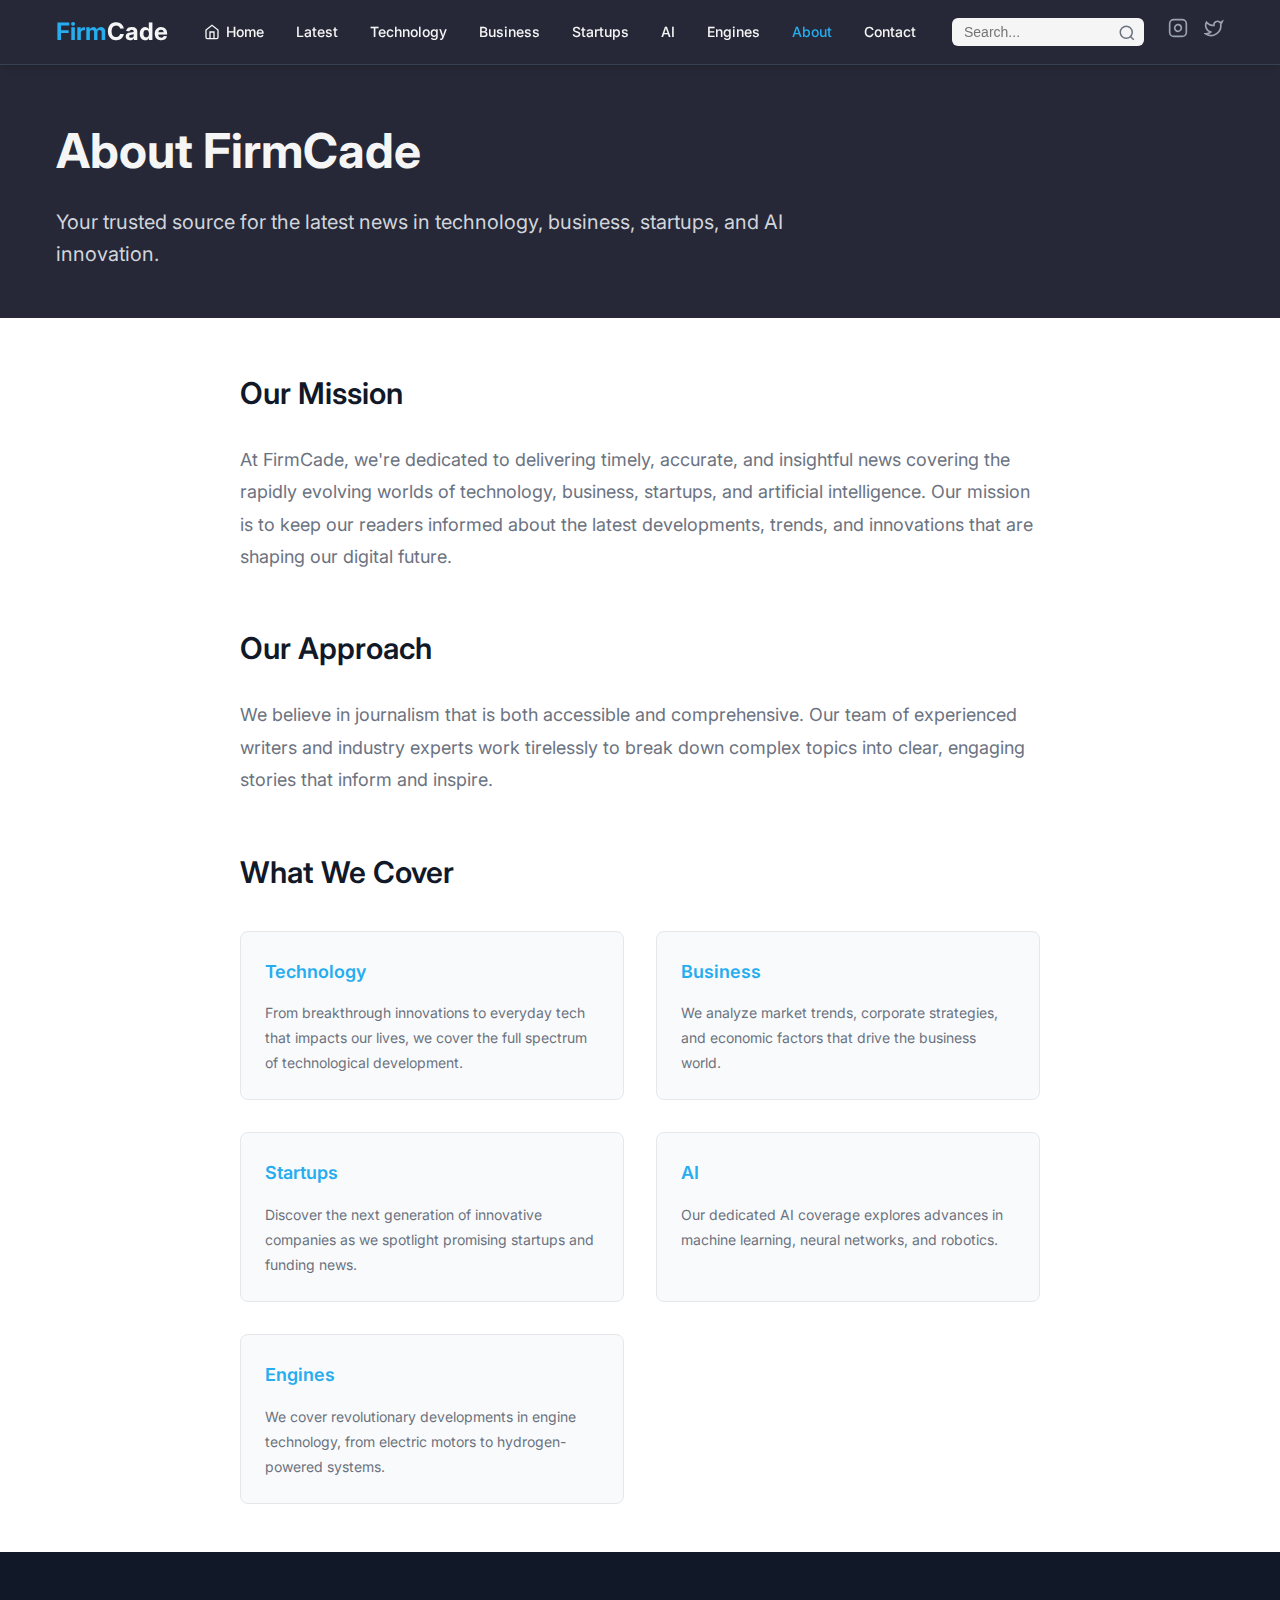
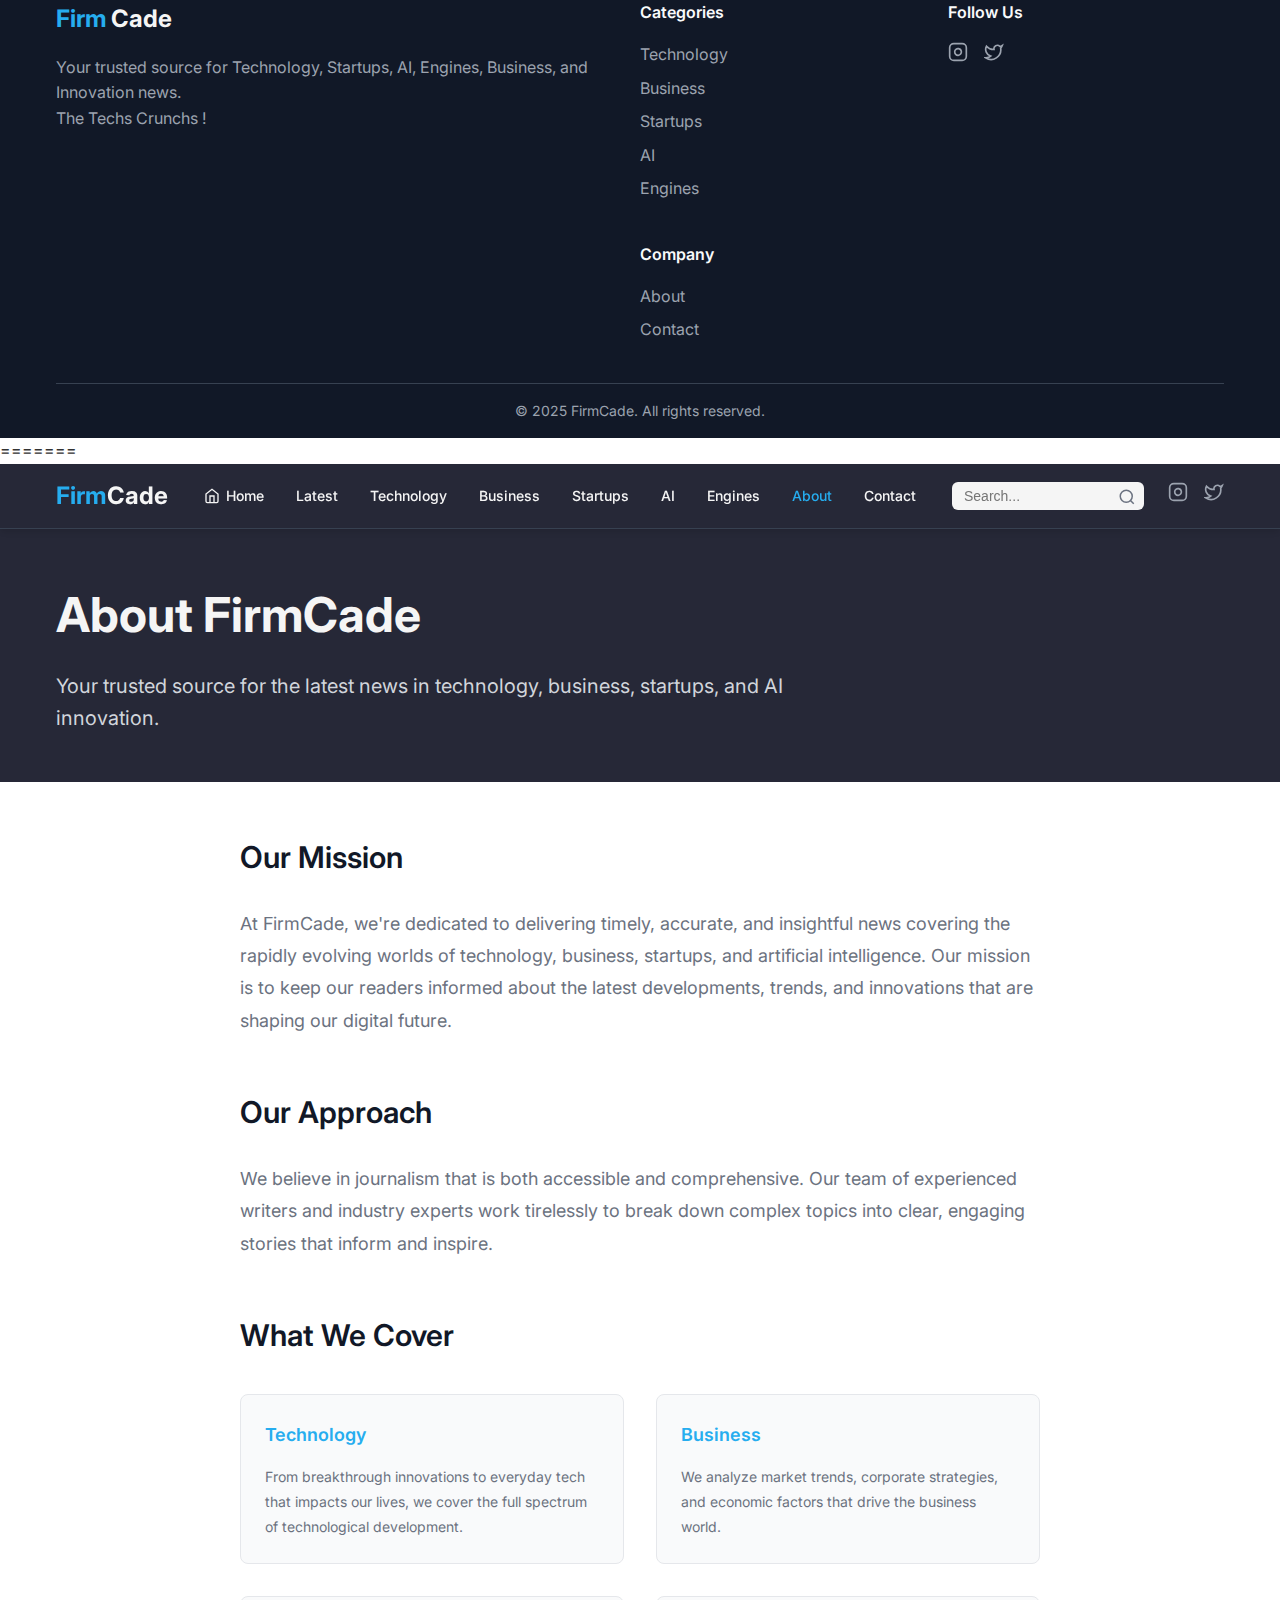
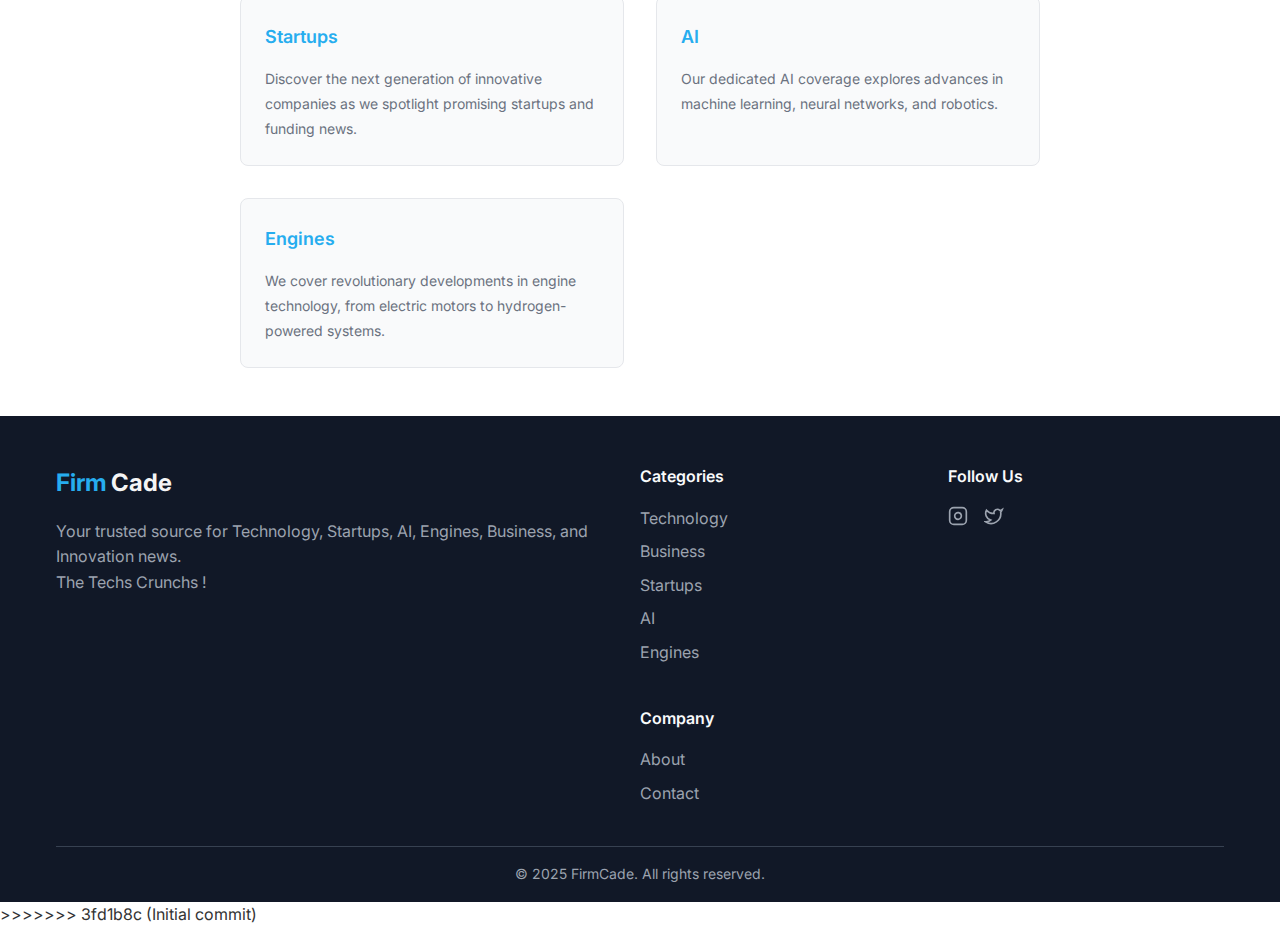
<file: about.html>
<!DOCTYPE html>
<html lang="en">
<head>
    <meta charset="UTF-8">
    <meta name="viewport" content="width=device-width, initial-scale=1.0">
    <title>About - FirmCade</title>
    <meta name="description" content="Learn about FirmCade - Your trusted source for technology, business, and innovation news">
    <link rel="stylesheet" href="styles.css">
    <link href="https://fonts.googleapis.com/css2?family=Inter:wght@300;400;500;600;700&display=swap" rel="stylesheet">
</head>
<body>
    <!-- Navbar -->
    <header class="navbar">
        <div class="container">
            <div class="nav-content">
                <!-- Logo -->
                <div class="logo">
                    <a href="index.html">
                        <span class="logo-firm">Firm</span>
                        <span class="logo-cade">Cade</span>
                    </a>
                </div>

                <!-- Desktop Navigation -->
                <nav class="desktop-nav">
                    <a href="index.html" class="nav-link">
                        <svg width="16" height="16" viewBox="0 0 24 24" fill="none" stroke="currentColor" stroke-width="2">
                            <path d="M3 9l9-7 9 7v11a2 2 0 0 1-2 2H5a2 2 0 0 1-2-2z"/>
                            <polyline points="9,22 9,12 15,12 15,22"/>
                        </svg>
                        Home
                    </a>
                     <a href="category.html?category=latest" class="nav-link">Latest</a>
                    <a href="category.html?category=technology" class="nav-link">Technology</a>
                    <a href="category.html?category=business" class="nav-link">Business</a>
                    <a href="category.html?category=startups" class="nav-link">Startups</a>
                    <a href="category.html?category=ai" class="nav-link">AI</a>
                    <a href="category.html?category=engines" class="nav-link">Engines</a>
                    <a href="about.html" class="nav-link active">About</a>
                    <a href="contact.html" class="nav-link">Contact</a>
                </nav>

                <!-- Desktop Search and Social -->
                <div class="desktop-actions">
                    <form class="search-form" onsubmit="handleSearch(event)">
                        <input type="text" id="searchInput" placeholder="Search..." class="search-input" oninput="showSearchResults(this.value)">
                        <button type="submit" class="search-btn">
                            <svg width="18" height="18" viewBox="0 0 24 24" fill="none" stroke="currentColor" stroke-width="2">
                                <circle cx="11" cy="11" r="8"/>
                                <path d="m21 21-4.35-4.35"/>
                            </svg>
                        </button>
                        <div id="searchResults" class="search-results hidden"></div>
                    </form>
                    <div class="social-links">
                        <a href="https://www.instagram.com/firmcade" target="_blank" class="social-link">
                            <svg width="20" height="20" viewBox="0 0 24 24" fill="none" stroke="currentColor" stroke-width="2">
                                <rect x="2" y="2" width="20" height="20" rx="5" ry="5"/>
                                <path d="m16 11.37A4 4 0 1 1 12.63 8 4 4 0 0 1 16 11.37z"/>
                                <line x1="17.5" y1="6.5" x2="17.51" y2="6.5"/>
                            </svg>
                        </a>
                        <a href="https://x.com/FirmCade" target="_blank" class="social-link">
                            <svg width="20" height="20" viewBox="0 0 24 24" fill="none" stroke="currentColor" stroke-width="2">
                                <path d="M22 4s-.7 2.1-2 3.4c1.6 10-9.4 17.3-18 11.6 2.2.1 4.4-.6 6-2C3 15.5.5 9.6 3 5c2.2 2.6 5.6 4.1 9 4-.9-4.2 4-6.6 7-3.8 1.1 0 3-1.2 3-1.2z"/>
                            </svg>
                        </a>
                    </div>
                </div>

                <!-- Mobile Menu Button -->
                <button class="mobile-menu-btn" onclick="toggleMobileMenu()">
                    <svg class="menu-icon" width="24" height="24" viewBox="0 0 24 24" fill="none" stroke="currentColor" stroke-width="2">
                        <line x1="3" y1="6" x2="21" y2="6"/>
                        <line x1="3" y1="12" x2="21" y2="12"/>
                        <line x1="3" y1="18" x2="21" y2="18"/>
                    </svg>
                    <svg class="close-icon hidden" width="24" height="24" viewBox="0 0 24 24" fill="none" stroke="currentColor" stroke-width="2">
                        <line x1="18" y1="6" x2="6" y2="18"/>
                        <line x1="6" y1="6" x2="18" y2="18"/>
                    </svg>
                </button>
            </div>
        </div>

        <!-- Mobile Menu -->
        <div class="mobile-menu hidden">
            <div class="mobile-nav">
                <a href="index.html" class="mobile-nav-link">
                    <svg width="18" height="18" viewBox="0 0 24 24" fill="none" stroke="currentColor" stroke-width="2">
                        <path d="M3 9l9-7 9 7v11a2 2 0 0 1-2 2H5a2 2 0 0 1-2-2z"/>
                        <polyline points="9,22 9,12 15,12 15,22"/>
                    </svg>
                    Home
                </a>
                <a href="category.html?category=technology" class="mobile-nav-link">Technology</a>
                <a href="category.html?category=business" class="mobile-nav-link">Business</a>
                <a href="category.html?category=startups" class="mobile-nav-link">Startups</a>
                <a href="category.html?category=ai" class="mobile-nav-link">AI</a>
                <a href="category.html?category=engines" class="mobile-nav-link">Engines</a>
                <a href="category.html?category=latest" class="mobile-nav-link">Latest</a>
                <a href="about.html" class="mobile-nav-link active">About</a>
                <a href="contact.html" class="mobile-nav-link">Contact</a>
            </div>

            <div class="mobile-search">
                <form class="mobile-search-form" onsubmit="handleSearch(event)">
                    <input type="text" id="mobileSearchInput" placeholder="Search..." class="mobile-search-input" oninput="showSearchResults(this.value)">
                    <button type="submit" class="mobile-search-btn">
                        <svg width="18" height="18" viewBox="0 0 24 24" fill="none" stroke="currentColor" stroke-width="2">
                            <circle cx="11" cy="11" r="8"/>
                            <path d="m21 21-4.35-4.35"/>
                        </svg>
                    </button>
                    <div id="mobileSearchResults" class="search-results hidden"></div>
                </form>

                <div class="mobile-social">
                    <a href="https://www.instagram.com/firmcade" target="_blank" class="mobile-social-link">
                        <svg width="20" height="20" viewBox="0 0 24 24" fill="none" stroke="currentColor" stroke-width="2">
                            <rect x="2" y="2" width="20" height="20" rx="5" ry="5"/>
                            <path d="m16 11.37A4 4 0 1 1 12.63 8 4 4 0 0 1 16 11.37z"/>
                            <line x1="17.5" y1="6.5" x2="17.51" y2="6.5"/>
                        </svg>
                        Instagram
                    </a>
                    <a href="https://x.com/FirmCade" target="_blank" class="mobile-social-link">
                        <svg width="20" height="20" viewBox="0 0 24 24" fill="none" stroke="currentColor" stroke-width="2">
                            <path d="M22 4s-.7 2.1-2 3.4c1.6 10-9.4 17.3-18 11.6 2.2.1 4.4-.6 6-2C3 15.5.5 9.6 3 5c2.2 2.6 5.6 4.1 9 4-.9-4.2 4-6.6 7-3.8 1.1 0 3-1.2 3-1.2z"/>
                        </svg>
                        X / Twitter
                    </a>
                </div>
            </div>
        </div>
    </header>

    <!-- Main Content -->
    <main>
        <!-- Page Header -->
        <div class="page-header">
            <div class="container">
                <h1 class="page-title">About FirmCade</h1>
                <p class="page-description">Your trusted source for the latest news in technology, business, startups, and AI innovation.</p>
            </div>
        </div>

        <!-- About Content -->
        <section class="about-content">
            <div class="container">
                <div class="about-text">
                    <h2>Our Mission</h2>
                    <p>At FirmCade, we're dedicated to delivering timely, accurate, and insightful news covering the rapidly evolving worlds of technology, business, startups, and artificial intelligence. Our mission is to keep our readers informed about the latest developments, trends, and innovations that are shaping our digital future.</p>
                    
                    <h2>Our Approach</h2>
                    <p>We believe in journalism that is both accessible and comprehensive. Our team of experienced writers and industry experts work tirelessly to break down complex topics into clear, engaging stories that inform and inspire.</p>
                    
                    <h2>What We Cover</h2>
                    <div class="coverage-grid">
                        <div class="coverage-item">
                            <h3>Technology</h3>
                            <p>From breakthrough innovations to everyday tech that impacts our lives, we cover the full spectrum of technological development.</p>
                        </div>
                        <div class="coverage-item">
                            <h3>Business</h3>
                            <p>We analyze market trends, corporate strategies, and economic factors that drive the business world.</p>
                        </div>
                        <div class="coverage-item">
                            <h3>Startups</h3>
                            <p>Discover the next generation of innovative companies as we spotlight promising startups and funding news.</p>
                        </div>
                        <div class="coverage-item">
                            <h3>AI</h3>
                            <p>Our dedicated AI coverage explores advances in machine learning, neural networks, and robotics.</p>
                        </div>
                        <div class="coverage-item">
                            <h3>Engines</h3>
                            <p>We cover revolutionary developments in engine technology, from electric motors to hydrogen-powered systems.</p>
                        </div>
                    </div>
                </div>
            </div>
        </section>
    </main>

    <!-- Footer -->
    <footer class="footer">
        <div class="container">
            <div class="footer-content">
                <div class="footer-brand">
                    <div class="footer-logo">
                        <span class="logo-firm">Firm</span>
                        <span class="logo-cade">Cade</span>
                    </div>
                    <p class="footer-description">Your trusted source for Technology, Startups, AI, Engines, Business, and Innovation news.</p>
                    <p class="footer-description">The Techs Crunchs !</p>
                </div>
                
                <div class="footer-links">
                    <div class="footer-column">
                        <h4>Categories</h4>
                        <a href="category.html?category=technology">Technology</a>
                        <a href="category.html?category=business">Business</a>
                        <a href="category.html?category=startups">Startups</a>
                        <a href="category.html?category=ai">AI</a>
                        <a href="category.html?category=engines">Engines</a>
                    </div>
                    <div class="footer-column">
                        <h4>Company</h4>
                        <a href="about.html">About</a>
                        <a href="contact.html">Contact</a>
                    </div>
                </div>
                
                <div class="footer-social">
                    <h4>Follow Us</h4>
                    <div class="social-links">
                        <a href="https://www.instagram.com/firmcade" target="_blank" class="social-link">
                            <svg width="20" height="20" viewBox="0 0 24 24" fill="none" stroke="currentColor" stroke-width="2">
                                <rect x="2" y="2" width="20" height="20" rx="5" ry="5"/>
                                <path d="m16 11.37A4 4 0 1 1 12.63 8 4 4 0 0 1 16 11.37z"/>
                                <line x1="17.5" y1="6.5" x2="17.51" y2="6.5"/>
                            </svg>
                        </a>
                        <a href="https://x.com/FirmCade" target="_blank" class="social-link">
                            <svg width="20" height="20" viewBox="0 0 24 24" fill="none" stroke="currentColor" stroke-width="2">
                                <path d="M22 4s-.7 2.1-2 3.4c1.6 10-9.4 17.3-18 11.6 2.2.1 4.4-.6 6-2C3 15.5.5 9.6 3 5c2.2 2.6 5.6 4.1 9 4-.9-4.2 4-6.6 7-3.8 1.1 0 3-1.2 3-1.2z"/>
                            </svg>
                        </a>
                    </div>
                </div>
            </div>
            
            <div class="footer-bottom">
                <p>&copy; 2025 FirmCade. All rights reserved.</p>
            </div>
        </div>
    </footer>

    <script src="script.js"></script>
</body>
</html>
=======
<!DOCTYPE html>
<html lang="en">
<head>
    <meta charset="UTF-8">
    <meta name="viewport" content="width=device-width, initial-scale=1.0">
    <title>About - FirmCade</title>
    <meta name="description" content="Learn about FirmCade - Your trusted source for technology, business, and innovation news">
    <link rel="stylesheet" href="styles.css">
    <link href="https://fonts.googleapis.com/css2?family=Inter:wght@300;400;500;600;700&display=swap" rel="stylesheet">
</head>
<body>
    <!-- Navbar -->
    <header class="navbar">
        <div class="container">
            <div class="nav-content">
                <!-- Logo -->
                <div class="logo">
                    <a href="index.html">
                        <span class="logo-firm">Firm</span>
                        <span class="logo-cade">Cade</span>
                    </a>
                </div>

                <!-- Desktop Navigation -->
                <nav class="desktop-nav">
                    <a href="index.html" class="nav-link">
                        <svg width="16" height="16" viewBox="0 0 24 24" fill="none" stroke="currentColor" stroke-width="2">
                            <path d="M3 9l9-7 9 7v11a2 2 0 0 1-2 2H5a2 2 0 0 1-2-2z"/>
                            <polyline points="9,22 9,12 15,12 15,22"/>
                        </svg>
                        Home
                    </a>
                     <a href="category.html?category=latest" class="nav-link">Latest</a>
                    <a href="category.html?category=technology" class="nav-link">Technology</a>
                    <a href="category.html?category=business" class="nav-link">Business</a>
                    <a href="category.html?category=startups" class="nav-link">Startups</a>
                    <a href="category.html?category=ai" class="nav-link">AI</a>
                    <a href="category.html?category=engines" class="nav-link">Engines</a>
                    <a href="about.html" class="nav-link active">About</a>
                    <a href="contact.html" class="nav-link">Contact</a>
                </nav>

                <!-- Desktop Search and Social -->
                <div class="desktop-actions">
                    <form class="search-form" onsubmit="handleSearch(event)">
                        <input type="text" id="searchInput" placeholder="Search..." class="search-input" oninput="showSearchResults(this.value)">
                        <button type="submit" class="search-btn">
                            <svg width="18" height="18" viewBox="0 0 24 24" fill="none" stroke="currentColor" stroke-width="2">
                                <circle cx="11" cy="11" r="8"/>
                                <path d="m21 21-4.35-4.35"/>
                            </svg>
                        </button>
                        <div id="searchResults" class="search-results hidden"></div>
                    </form>
                    <div class="social-links">
                        <a href="https://www.instagram.com/firmcade" target="_blank" class="social-link">
                            <svg width="20" height="20" viewBox="0 0 24 24" fill="none" stroke="currentColor" stroke-width="2">
                                <rect x="2" y="2" width="20" height="20" rx="5" ry="5"/>
                                <path d="m16 11.37A4 4 0 1 1 12.63 8 4 4 0 0 1 16 11.37z"/>
                                <line x1="17.5" y1="6.5" x2="17.51" y2="6.5"/>
                            </svg>
                        </a>
                        <a href="https://x.com/FirmCade" target="_blank" class="social-link">
                            <svg width="20" height="20" viewBox="0 0 24 24" fill="none" stroke="currentColor" stroke-width="2">
                                <path d="M22 4s-.7 2.1-2 3.4c1.6 10-9.4 17.3-18 11.6 2.2.1 4.4-.6 6-2C3 15.5.5 9.6 3 5c2.2 2.6 5.6 4.1 9 4-.9-4.2 4-6.6 7-3.8 1.1 0 3-1.2 3-1.2z"/>
                            </svg>
                        </a>
                    </div>
                </div>

                <!-- Mobile Menu Button -->
                <button class="mobile-menu-btn" onclick="toggleMobileMenu()">
                    <svg class="menu-icon" width="24" height="24" viewBox="0 0 24 24" fill="none" stroke="currentColor" stroke-width="2">
                        <line x1="3" y1="6" x2="21" y2="6"/>
                        <line x1="3" y1="12" x2="21" y2="12"/>
                        <line x1="3" y1="18" x2="21" y2="18"/>
                    </svg>
                    <svg class="close-icon hidden" width="24" height="24" viewBox="0 0 24 24" fill="none" stroke="currentColor" stroke-width="2">
                        <line x1="18" y1="6" x2="6" y2="18"/>
                        <line x1="6" y1="6" x2="18" y2="18"/>
                    </svg>
                </button>
            </div>
        </div>

        <!-- Mobile Menu -->
        <div class="mobile-menu hidden">
            <div class="mobile-nav">
                <a href="index.html" class="mobile-nav-link">
                    <svg width="18" height="18" viewBox="0 0 24 24" fill="none" stroke="currentColor" stroke-width="2">
                        <path d="M3 9l9-7 9 7v11a2 2 0 0 1-2 2H5a2 2 0 0 1-2-2z"/>
                        <polyline points="9,22 9,12 15,12 15,22"/>
                    </svg>
                    Home
                </a>
                <a href="category.html?category=technology" class="mobile-nav-link">Technology</a>
                <a href="category.html?category=business" class="mobile-nav-link">Business</a>
                <a href="category.html?category=startups" class="mobile-nav-link">Startups</a>
                <a href="category.html?category=ai" class="mobile-nav-link">AI</a>
                <a href="category.html?category=engines" class="mobile-nav-link">Engines</a>
                <a href="category.html?category=latest" class="mobile-nav-link">Latest</a>
                <a href="about.html" class="mobile-nav-link active">About</a>
                <a href="contact.html" class="mobile-nav-link">Contact</a>
            </div>

            <div class="mobile-search">
                <form class="mobile-search-form" onsubmit="handleSearch(event)">
                    <input type="text" id="mobileSearchInput" placeholder="Search..." class="mobile-search-input" oninput="showSearchResults(this.value)">
                    <button type="submit" class="mobile-search-btn">
                        <svg width="18" height="18" viewBox="0 0 24 24" fill="none" stroke="currentColor" stroke-width="2">
                            <circle cx="11" cy="11" r="8"/>
                            <path d="m21 21-4.35-4.35"/>
                        </svg>
                    </button>
                    <div id="mobileSearchResults" class="search-results hidden"></div>
                </form>

                <div class="mobile-social">
                    <a href="https://www.instagram.com/firmcade" target="_blank" class="mobile-social-link">
                        <svg width="20" height="20" viewBox="0 0 24 24" fill="none" stroke="currentColor" stroke-width="2">
                            <rect x="2" y="2" width="20" height="20" rx="5" ry="5"/>
                            <path d="m16 11.37A4 4 0 1 1 12.63 8 4 4 0 0 1 16 11.37z"/>
                            <line x1="17.5" y1="6.5" x2="17.51" y2="6.5"/>
                        </svg>
                        Instagram
                    </a>
                    <a href="https://x.com/FirmCade" target="_blank" class="mobile-social-link">
                        <svg width="20" height="20" viewBox="0 0 24 24" fill="none" stroke="currentColor" stroke-width="2">
                            <path d="M22 4s-.7 2.1-2 3.4c1.6 10-9.4 17.3-18 11.6 2.2.1 4.4-.6 6-2C3 15.5.5 9.6 3 5c2.2 2.6 5.6 4.1 9 4-.9-4.2 4-6.6 7-3.8 1.1 0 3-1.2 3-1.2z"/>
                        </svg>
                        X / Twitter
                    </a>
                </div>
            </div>
        </div>
    </header>

    <!-- Main Content -->
    <main>
        <!-- Page Header -->
        <div class="page-header">
            <div class="container">
                <h1 class="page-title">About FirmCade</h1>
                <p class="page-description">Your trusted source for the latest news in technology, business, startups, and AI innovation.</p>
            </div>
        </div>

        <!-- About Content -->
        <section class="about-content">
            <div class="container">
                <div class="about-text">
                    <h2>Our Mission</h2>
                    <p>At FirmCade, we're dedicated to delivering timely, accurate, and insightful news covering the rapidly evolving worlds of technology, business, startups, and artificial intelligence. Our mission is to keep our readers informed about the latest developments, trends, and innovations that are shaping our digital future.</p>
                    
                    <h2>Our Approach</h2>
                    <p>We believe in journalism that is both accessible and comprehensive. Our team of experienced writers and industry experts work tirelessly to break down complex topics into clear, engaging stories that inform and inspire.</p>
                    
                    <h2>What We Cover</h2>
                    <div class="coverage-grid">
                        <div class="coverage-item">
                            <h3>Technology</h3>
                            <p>From breakthrough innovations to everyday tech that impacts our lives, we cover the full spectrum of technological development.</p>
                        </div>
                        <div class="coverage-item">
                            <h3>Business</h3>
                            <p>We analyze market trends, corporate strategies, and economic factors that drive the business world.</p>
                        </div>
                        <div class="coverage-item">
                            <h3>Startups</h3>
                            <p>Discover the next generation of innovative companies as we spotlight promising startups and funding news.</p>
                        </div>
                        <div class="coverage-item">
                            <h3>AI</h3>
                            <p>Our dedicated AI coverage explores advances in machine learning, neural networks, and robotics.</p>
                        </div>
                        <div class="coverage-item">
                            <h3>Engines</h3>
                            <p>We cover revolutionary developments in engine technology, from electric motors to hydrogen-powered systems.</p>
                        </div>
                    </div>
                </div>
            </div>
        </section>
    </main>

    <!-- Footer -->
    <footer class="footer">
        <div class="container">
            <div class="footer-content">
                <div class="footer-brand">
                    <div class="footer-logo">
                        <span class="logo-firm">Firm</span>
                        <span class="logo-cade">Cade</span>
                    </div>
                    <p class="footer-description">Your trusted source for Technology, Startups, AI, Engines, Business, and Innovation news.</p>
                    <p class="footer-description">The Techs Crunchs !</p>
                </div>
                
                <div class="footer-links">
                    <div class="footer-column">
                        <h4>Categories</h4>
                        <a href="category.html?category=technology">Technology</a>
                        <a href="category.html?category=business">Business</a>
                        <a href="category.html?category=startups">Startups</a>
                        <a href="category.html?category=ai">AI</a>
                        <a href="category.html?category=engines">Engines</a>
                    </div>
                    <div class="footer-column">
                        <h4>Company</h4>
                        <a href="about.html">About</a>
                        <a href="contact.html">Contact</a>
                    </div>
                </div>
                
                <div class="footer-social">
                    <h4>Follow Us</h4>
                    <div class="social-links">
                        <a href="https://www.instagram.com/firmcade" target="_blank" class="social-link">
                            <svg width="20" height="20" viewBox="0 0 24 24" fill="none" stroke="currentColor" stroke-width="2">
                                <rect x="2" y="2" width="20" height="20" rx="5" ry="5"/>
                                <path d="m16 11.37A4 4 0 1 1 12.63 8 4 4 0 0 1 16 11.37z"/>
                                <line x1="17.5" y1="6.5" x2="17.51" y2="6.5"/>
                            </svg>
                        </a>
                        <a href="https://x.com/FirmCade" target="_blank" class="social-link">
                            <svg width="20" height="20" viewBox="0 0 24 24" fill="none" stroke="currentColor" stroke-width="2">
                                <path d="M22 4s-.7 2.1-2 3.4c1.6 10-9.4 17.3-18 11.6 2.2.1 4.4-.6 6-2C3 15.5.5 9.6 3 5c2.2 2.6 5.6 4.1 9 4-.9-4.2 4-6.6 7-3.8 1.1 0 3-1.2 3-1.2z"/>
                            </svg>
                        </a>
                    </div>
                </div>
            </div>
            
            <div class="footer-bottom">
                <p>&copy; 2025 FirmCade. All rights reserved.</p>
            </div>
        </div>
    </footer>

    <script src="script.js"></script>
</body>
</html>
>>>>>>> 3fd1b8c (Initial commit)
</file>
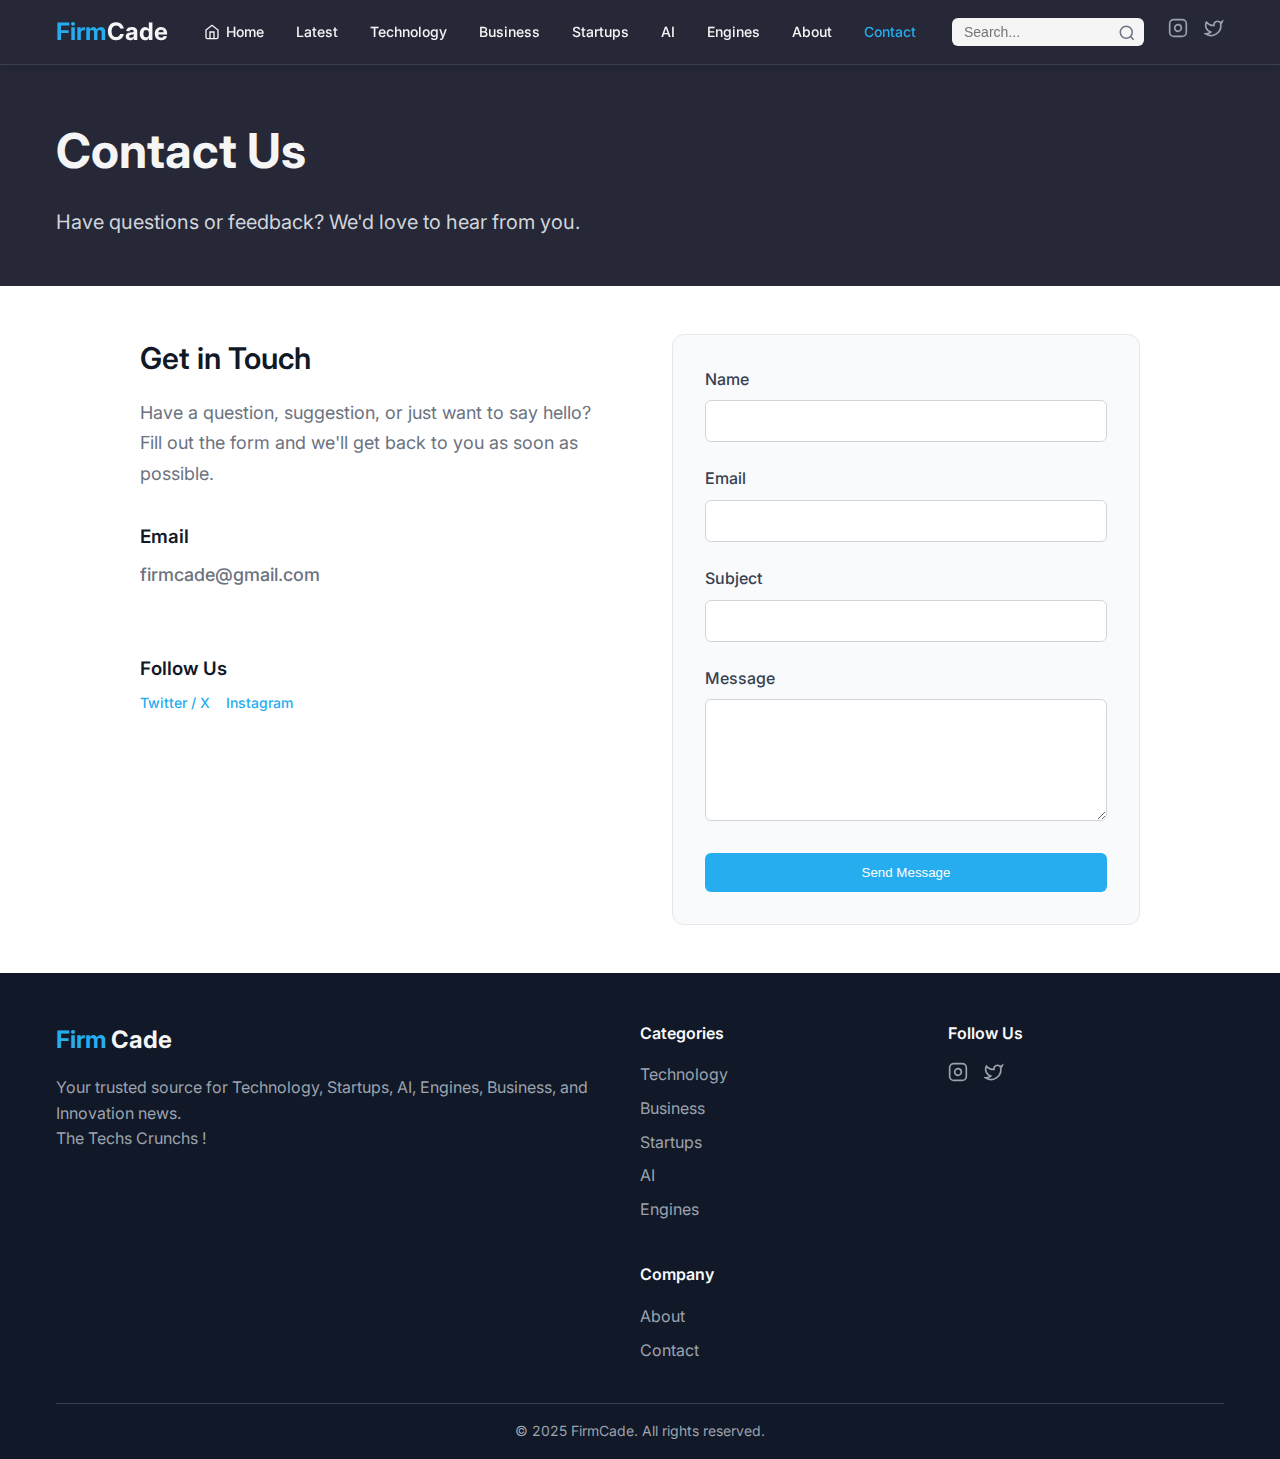
<file: contact.html>
<!DOCTYPE html>
<html lang="en">
<head>
    <meta charset="UTF-8">
    <meta name="viewport" content="width=device-width, initial-scale=1.0">
    <title>Contact - FirmCade</title>
    <meta name="description" content="Get in touch with FirmCade - We'd love to hear from you">
    <link rel="stylesheet" href="styles.css">
    <link href="https://fonts.googleapis.com/css2?family=Inter:wght@300;400;500;600;700&display=swap" rel="stylesheet">
</head>
<body>
    <!-- Navbar -->
    <header class="navbar">
        <div class="container">
            <div class="nav-content">
                <!-- Logo -->
                <div class="logo">
                    <a href="index.html">
                        <span class="logo-firm">Firm</span>
                        <span class="logo-cade">Cade</span>
                    </a>
                </div>

                <!-- Desktop Navigation -->
                <nav class="desktop-nav">
                    <a href="index.html" class="nav-link">
                        <svg width="16" height="16" viewBox="0 0 24 24" fill="none" stroke="currentColor" stroke-width="2">
                            <path d="M3 9l9-7 9 7v11a2 2 0 0 1-2 2H5a2 2 0 0 1-2-2z"/>
                            <polyline points="9,22 9,12 15,12 15,22"/>
                        </svg>
                        Home
                    </a>
                    <a href="category.html?category=latest" class="nav-link">Latest</a>
                    <a href="category.html?category=technology" class="nav-link">Technology</a>
                    <a href="category.html?category=business" class="nav-link">Business</a>
                    <a href="category.html?category=startups" class="nav-link">Startups</a>
                    <a href="category.html?category=ai" class="nav-link">AI</a>
                    <a href="category.html?category=engines" class="nav-link">Engines</a>
                    <a href="about.html" class="nav-link">About</a>
                    <a href="contact.html" class="nav-link active">Contact</a>
                </nav>

                <!-- Desktop Search and Social -->
                <div class="desktop-actions">
                    <form class="search-form" onsubmit="handleSearch(event)">
                        <input type="text" id="searchInput" placeholder="Search..." class="search-input" oninput="showSearchResults(this.value)">
                        <button type="submit" class="search-btn">
                            <svg width="18" height="18" viewBox="0 0 24 24" fill="none" stroke="currentColor" stroke-width="2">
                                <circle cx="11" cy="11" r="8"/>
                                <path d="m21 21-4.35-4.35"/>
                            </svg>
                        </button>
                        <div id="searchResults" class="search-results hidden"></div>
                    </form>
                    <div class="social-links">
                        <a href="https://www.instagram.com/firmcade" target="_blank" class="social-link">
                            <svg width="20" height="20" viewBox="0 0 24 24" fill="none" stroke="currentColor" stroke-width="2">
                                <rect x="2" y="2" width="20" height="20" rx="5" ry="5"/>
                                <path d="m16 11.37A4 4 0 1 1 12.63 8 4 4 0 0 1 16 11.37z"/>
                                <line x1="17.5" y1="6.5" x2="17.51" y2="6.5"/>
                            </svg>
                        </a>
                        <a href="https://x.com/FirmCade" target="_blank" class="social-link">
                            <svg width="20" height="20" viewBox="0 0 24 24" fill="none" stroke="currentColor" stroke-width="2">
                                <path d="M22 4s-.7 2.1-2 3.4c1.6 10-9.4 17.3-18 11.6 2.2.1 4.4-.6 6-2C3 15.5.5 9.6 3 5c2.2 2.6 5.6 4.1 9 4-.9-4.2 4-6.6 7-3.8 1.1 0 3-1.2 3-1.2z"/>
                            </svg>
                        </a>
                    </div>
                </div>

                <!-- Mobile Menu Button -->
                <button class="mobile-menu-btn" onclick="toggleMobileMenu()">
                    <svg class="menu-icon" width="24" height="24" viewBox="0 0 24 24" fill="none" stroke="currentColor" stroke-width="2">
                        <line x1="3" y1="6" x2="21" y2="6"/>
                        <line x1="3" y1="12" x2="21" y2="12"/>
                        <line x1="3" y1="18" x2="21" y2="18"/>
                    </svg>
                    <svg class="close-icon hidden" width="24" height="24" viewBox="0 0 24 24" fill="none" stroke="currentColor" stroke-width="2">
                        <line x1="18" y1="6" x2="6" y2="18"/>
                        <line x1="6" y1="6" x2="18" y2="18"/>
                    </svg>
                </button>
            </div>
        </div>

        <!-- Mobile Menu -->
        <div class="mobile-menu hidden">
            <div class="mobile-nav">
                <a href="index.html" class="mobile-nav-link">
                    <svg width="18" height="18" viewBox="0 0 24 24" fill="none" stroke="currentColor" stroke-width="2">
                        <path d="M3 9l9-7 9 7v11a2 2 0 0 1-2 2H5a2 2 0 0 1-2-2z"/>
                        <polyline points="9,22 9,12 15,12 15,22"/>
                    </svg>
                    Home
                </a>
                <a href="category.html?category=latest" class="mobile-nav-link">Latest</a>
                <a href="category.html?category=technology" class="mobile-nav-link">Technology</a>
                <a href="category.html?category=business" class="mobile-nav-link">Business</a>
                <a href="category.html?category=startups" class="mobile-nav-link">Startups</a>
                <a href="category.html?category=ai" class="mobile-nav-link">AI</a>
                <a href="category.html?category=engines" class="mobile-nav-link">Engines</a>
                <a href="about.html" class="mobile-nav-link">About</a>
                <a href="contact.html" class="mobile-nav-link active">Contact</a>
            </div>

            <div class="mobile-search">
                <form class="mobile-search-form" onsubmit="handleSearch(event)">
                    <input type="text" id="mobileSearchInput" placeholder="Search..." class="mobile-search-input" oninput="showSearchResults(this.value)">
                    <button type="submit" class="mobile-search-btn">
                        <svg width="18" height="18" viewBox="0 0 24 24" fill="none" stroke="currentColor" stroke-width="2">
                            <circle cx="11" cy="11" r="8"/>
                            <path d="m21 21-4.35-4.35"/>
                        </svg>
                    </button>
                    <div id="mobileSearchResults" class="search-results hidden"></div>
                </form>

                <div class="mobile-social">
                    <a href="https://www.instagram.com/firmcade?igsh=bGg5cWNhOGZwaTJu" target="_blank" class="mobile-social-link">
                        <svg width="20" height="20" viewBox="0 0 24 24" fill="none" stroke="currentColor" stroke-width="2">
                            <rect x="2" y="2" width="20" height="20" rx="5" ry="5"/>
                            <path d="m16 11.37A4 4 0 1 1 12.63 8 4 4 0 0 1 16 11.37z"/>
                            <line x1="17.5" y1="6.5" x2="17.51" y2="6.5"/>
                        </svg>
                        Instagram
                    </a>
                    <a href="https://x.com/FirmCade?t=TsVkQ2tBUInhcON-8b2hWg&s=09" target="_blank" class="mobile-social-link">
                        <svg width="20" height="20" viewBox="0 0 24 24" fill="none" stroke="currentColor" stroke-width="2">
                            <path d="M22 4s-.7 2.1-2 3.4c1.6 10-9.4 17.3-18 11.6 2.2.1 4.4-.6 6-2C3 15.5.5 9.6 3 5c2.2 2.6 5.6 4.1 9 4-.9-4.2 4-6.6 7-3.8 1.1 0 3-1.2 3-1.2z"/>
                        </svg>
                        X / Twitter
                    </a>
                </div>
            </div>
        </div>
    </header>

    <!-- Main Content -->
    <main>
        <!-- Page Header -->
        <div class="page-header">
            <div class="container">
                <h1 class="page-title">Contact Us</h1>
                <p class="page-description">Have questions or feedback? We'd love to hear from you.</p>
            </div>
        </div>

        <!-- Contact Content -->
        <section class="contact-content">
            <div class="container">
                <div class="contact-grid">
                    <div class="contact-info">
                        <h2>Get in Touch</h2>
                        <p>Have a question, suggestion, or just want to say hello? Fill out the form and we'll get back to you as soon as possible.</p>
                        
                        <div class="contact-details">
                            <div class="contact-item">
                                <h3>Email</h3>
                                <p class="contact-email">firmcade@gmail.com</p>
                            </div>
                            <div class="contact-item">
                                <h3>Follow Us</h3>
                                <div class="contact-social">
                                    <a href="https://x.com/FirmCade" target="_blank">Twitter / X</a>
                                    <a href="https://www.instagram.com/firmcade" target="_blank">Instagram</a>
                                </div>
                            </div>
                        </div>
                    </div>

                    <form class="contact-form" action="https://formspree.io/f/firmcade@gmail.com" method="POST" onsubmit="handleContactForm(event)">
                        <div class="form-group">
                            <label for="name">Name</label>
                            <input type="text" id="name" name="name" required>
                        </div>
                        <div class="form-group">
                            <label for="email">Email</label>
                            <input type="email" id="email" name="email" required>
                        </div>
                        <div class="form-group">
                            <label for="subject">Subject</label>
                            <input type="text" id="subject" name="subject" required>
                        </div>
                        <div class="form-group">
                            <label for="message">Message</label>
                            <textarea id="message" name="message" rows="6" required></textarea>
                        </div>
                        <button type="submit" class="submit-btn">Send Message</button>
                    </form>
                </div>
            </div>
        </section>
    </main>

    <!-- Footer -->
    <footer class="footer">
        <div class="container">
            <div class="footer-content">
                <div class="footer-brand">
                    <div class="footer-logo">
                        <span class="logo-firm">Firm</span>
                        <span class="logo-cade">Cade</span>
                    </div>
                    <p class="footer-description">Your trusted source for Technology, Startups, AI, Engines, Business, and Innovation news.</p>
                    <p class="footer-description">The Techs Crunchs !</p>
                </div>
                
                <div class="footer-links">
                    <div class="footer-column">
                        <h4>Categories</h4>
                        <a href="category.html?category=technology">Technology</a>
                        <a href="category.html?category=business">Business</a>
                        <a href="category.html?category=startups">Startups</a>
                        <a href="category.html?category=ai">AI</a>
                        <a href="category.html?category=engines">Engines</a>
                    </div>
                    <div class="footer-column">
                        <h4>Company</h4>
                        <a href="about.html">About</a>
                        <a href="contact.html">Contact</a>
                    </div>
                </div>
                
                <div class="footer-social">
                    <h4>Follow Us</h4>
                    <div class="social-links">
                        <a href="https://www.instagram.com/firmcade" target="_blank" class="social-link">
                            <svg width="20" height="20" viewBox="0 0 24 24" fill="none" stroke="currentColor" stroke-width="2">
                                <rect x="2" y="2" width="20" height="20" rx="5" ry="5"/>
                                <path d="m16 11.37A4 4 0 1 1 12.63 8 4 4 0 0 1 16 11.37z"/>
                                <line x1="17.5" y1="6.5" x2="17.51" y2="6.5"/>
                            </svg>
                        </a>
                        <a href="https://x.com/FirmCade" target="_blank" class="social-link">
                            <svg width="20" height="20" viewBox="0 0 24 24" fill="none" stroke="currentColor" stroke-width="2">
                                <path d="M22 4s-.7 2.1-2 3.4c1.6 10-9.4 17.3-18 11.6 2.2.1 4.4-.6 6-2C3 15.5.5 9.6 3 5c2.2 2.6 5.6 4.1 9 4-.9-4.2 4-6.6 7-3.8 1.1 0 3-1.2 3-1.2z"/>
                            </svg>
                        </a>
                    </div>
                </div>
            </div>
            
            <div class="footer-bottom">
                <p>&copy; 2025 FirmCade. All rights reserved.</p>
            </div>
        </div>
    </footer>

    <script src="script.js"></script>
    <script>
        // Contact form handling
        function handleContactForm(event) {
            event.preventDefault();
            
            const formData = new FormData(event.target);
            const data = {
                name: formData.get('name'),
                email: formData.get('email'),
                subject: formData.get('subject'),
                message: formData.get('message')
            };
            
            // Simulate form submission
            alert("Thank you for your message! We'll get back to you soon.");
            event.target.reset();
        }
    </script>
</body>
</html>
</file>
<file: styles.css>
/* Reset and Base Styles */
* {
    margin: 0;
    padding: 0;
    box-sizing: border-box;
}

body {
    font-family: 'Inter', -apple-system, BlinkMacSystemFont, 'Segoe UI', Roboto, sans-serif;
    line-height: 1.6;
    color: #333;
    background-color: #fff;
}

.container {
    max-width: 1200px;
    margin: 0 auto;
    padding: 0 1rem;
}

.hidden {
    display: none !important;
}

/* Bot Assistant Styles */
.bot-container {
    position: fixed;
    bottom: 2rem;
    right: 2rem;
    z-index: 1000;
}

.bot-toggle {
    width: 60px;
    height: 60px;
    border-radius: 50%;
    background: #262837;
    border: none;
    color: white;
    cursor: pointer;
    box-shadow: 0 4px 20px rgba(38, 173, 239, 0.3);
    transition: all 0.3s ease;
    display: flex;
    align-items: center;
    justify-content: center;
}

.bot-toggle:hover {
    transform: translateY(-2px);
    box-shadow: 0 6px 25px rgba(38, 173, 239, 0.4);
}

.bot-chat {
    position: absolute;
    bottom: 80px;
    right: 0;
    width: 350px;
    max-height: 500px;
    background: white;
    border-radius: 16px;
    box-shadow: 0 20px 40px rgba(0, 0, 0, 0.15);
    border: 1px solid #e5e7eb;
    overflow: hidden;
    animation: slideUp 0.3s ease-out;
}

@keyframes slideUp {
    from {
        opacity: 0;
        transform: translateY(20px);
    }
    to {
        opacity: 1;
        transform: translateY(0);
    }
}

.bot-header {
    background: #262837;
    color: white;
    padding: 1.5rem;
    text-align: center;
}

.bot-header h3 {
    font-size: 1.125rem;
    font-weight: 600;
    margin-bottom: 0.5rem;
}

.bot-header p {
    font-size: 0.875rem;
    opacity: 0.9;
}

.bot-suggestions {
    padding: 1rem;
    display: flex;
    flex-direction: column;
    gap: 0.75rem;
}

.bot-suggestion {
    background: #f8fafc;
    border: 1px solid #e2e8f0;
    border-radius: 8px;
    padding: 0.75rem 1rem;
    text-align: left;
    cursor: pointer;
    transition: all 0.2s ease;
    font-size: 0.875rem;
    color: #334155;
}

.bot-suggestion:hover {
    background: #26ADEF;
    color: white;
    border-color: #26ADEF;
}

.bot-response {
    max-height: 200px;
    overflow-y: auto;
    padding: 0 1rem 1rem;
    font-size: 0.875rem;
    line-height: 1.5;
}

.bot-response h4 {
    color: #26ADEF;
    font-weight: 600;
    margin-bottom: 0.5rem;
}

.bot-response ul {
    list-style: none;
    padding: 0;
}

.bot-response li {
    padding: 0.25rem 0;
    border-bottom: 1px solid #f1f5f9;
}

.bot-response li:last-child {
    border-bottom: none;
}

.bot-response a {
    color: #26ADEF;
    text-decoration: none;
}

.bot-response a:hover {
    text-decoration: underline;
}

.bot-input {
    display: flex;
    padding: 1rem;
    border-top: 1px solid #e5e7eb;
    background: #f8fafc;
}

.bot-input input {
    flex: 1;
    border: 1px solid #d1d5db;
    border-radius: 6px;
    padding: 0.5rem 0.75rem;
    font-size: 0.875rem;
    outline: none;
}

.bot-input input:focus {
    border-color: #26ADEF;
}

.bot-input button {
    margin-left: 0.5rem;
    background: #26ADEF;
    color: white;
    border: none;
    border-radius: 6px;
    padding: 0.5rem;
    cursor: pointer;
    transition: background-color 0.2s ease;
}

.bot-input button:hover {
    background: #1e90d4;
}

/* Mobile Bot Styles */
@media (max-width: 768px) {
    .bot-container {
        bottom: 1rem;
        right: 1rem;
    }
    
    .bot-chat {
        width: 300px;
        bottom: 70px;
    }
    
    .bot-toggle {
        width: 50px;
        height: 50px;
    }
}


/* Navbar Styles */
.navbar {
    position: sticky;
    top: 0;
    z-index: 50;
    width: 100%;
    background-color: #262837;
    border-bottom: 1px solid #374151;
    box-shadow: 0 4px 6px -1px rgba(0, 0, 0, 0.1);
}

.nav-content {
    display: flex;
    align-items: center;
    justify-content: space-between;
    height: 4rem;
}

.logo a {
    display: flex;
    align-items: center;
    text-decoration: none;
}

.logo-firm {
    color: #26ADEF;
    font-size: 1.5rem;
    font-weight: 700;
}

.logo-cade {
    color: #F5F5F5;
    font-size: 1.5rem;
    font-weight: 700;
}

.desktop-nav {
    display: none;
    gap: 2rem;
}

.nav-link {
    color: #F5F5F5;
    text-decoration: none;
    font-size: 0.875rem;
    font-weight: 500;
    transition: color 0.3s ease;
    display: flex;
    align-items: center;
    gap: 0.375rem;
}

.nav-link:hover,
.nav-link.active {
    color: #26ADEF;
}

.desktop-actions {
    display: none;
    align-items: center;
    gap: 1.5rem;
}

.search-form {
    position: relative;
}

.search-input {
    background-color: #F5F5F5;
    color: #1f2937;
    padding: 0.375rem 2.5rem 0.375rem 0.75rem;
    border-radius: 0.375rem;
    font-size: 0.875rem;
    border: none;
    outline: none;
    width: 12rem;
    transition: all 0.3s ease;
}

.search-input:focus {
    outline: 1px solid #26ADEF;
    width: 14rem;
}

.search-btn {
    position: absolute;
    right: 0.5rem;
    top: 0.375rem;
    background: none;
    border: none;
    color: #6b7280;
    cursor: pointer;
    transition: color 0.3s ease;
}

.search-btn:hover {
    color: #26ADEF;
}

.social-links {
    display: flex;
    gap: 1rem;
}

.social-link {
    color: #9ca3af;
    transition: color 0.3s ease;
}

.social-link:hover {
    color: #26ADEF;
}

.mobile-menu-btn {
    background: none;
    border: none;
    color: #d1d5db;
    cursor: pointer;
    transition: color 0.3s ease;
}

.mobile-menu-btn:hover {
    color: #fff;
}

/* Mobile Menu */
.mobile-menu {
    background-color: #262837;
}

.mobile-nav {
    padding: 0.5rem 0 0.75rem;
    display: flex;
    flex-direction: column;
    gap: 0.25rem;
}

.mobile-nav-link {
    color: #F5F5F5;
    text-decoration: none;
    padding: 0.5rem 0.75rem;
    font-weight: 500;
    transition: color 0.3s ease;
    display: flex;
    align-items: center;
    gap: 0.5rem;
}

.mobile-nav-link:hover {
    color: #26ADEF;
}

.mobile-search {
    padding: 1rem;
    border-top: 1px solid #374151;
}

.mobile-search-form {
    display: flex;
    margin-bottom: 1rem;
}

.mobile-search-input {
    flex: 1;
    background-color: #F5F5F5;
    color: #1f2937;
    padding: 0.5rem 0.75rem;
    border: none;
    border-radius: 0.375rem 0 0 0.375rem;
    outline: none;
}

.mobile-search-input:focus {
    outline: 1px solid #26ADEF;
}

.mobile-search-btn {
    background-color: #26ADEF;
    border: none;
    padding: 0.5rem 1rem;
    border-radius: 0 0.375rem 0.375rem 0;
    color: white;
    cursor: pointer;
}

.mobile-social {
    display: flex;
    gap: 1.5rem;
}

.mobile-social-link {
    color: #9ca3af;
    text-decoration: none;
    display: flex;
    align-items: center;
    gap: 0.5rem;
    transition: color 0.3s ease;
}

.mobile-social-link:hover {
    color: #26ADEF;
}

/* Page Styles */
.page {
    min-height: calc(100vh - 4rem);
}

.page-header {
    background-color: #262837;
    color: #F5F5F5;
    padding: 3rem 0;
}

.page-title {
    font-size: 2.25rem;
    font-weight: 700;
    margin-bottom: 1rem;
}

.page-description {
    font-size: 1.25rem;
    color: #d1d5db;
    max-width: 48rem;
}

/* Hero Section */
.hero-section {
    padding: 1.5rem 0 3rem;
}

.featured-article {
    background: white;
    border-radius: 0.75rem;
    overflow: hidden;
    box-shadow: 0 10px 15px -3px rgba(0, 0, 0, 0.1);
    transition: transform 0.3s ease;
}

.featured-article:hover {
    transform: translateY(-2px);
}

.featured-article img {
    width: 100%;
    height: 20rem;
    object-fit: cover;
}

.featured-article-content {
    padding: 2rem;
}

.featured-article-category {
    color: #26ADEF;
    font-size: 0.875rem;
    font-weight: 600;
    text-transform: uppercase;
    letter-spacing: 0.05em;
    margin-bottom: 0.5rem;
}

.featured-article-title {
    font-size: 2rem;
    font-weight: 700;
    line-height: 1.25;
    margin-bottom: 1rem;
    color: #111827;
}

.featured-article-excerpt {
    color: #6b7280;
    font-size: 1.125rem;
    line-height: 1.75;
    margin-bottom: 1.5rem;
}

.featured-article-meta {
    display: flex;
    align-items: center;
    gap: 0.75rem;
    font-size: 0.875rem;
    color: #6b7280;
}

.author-avatar {
    width: 2rem;
    height: 2rem;
    border-radius: 50%;
    object-fit: cover;
}

/* Section Styles */
.secondary-featured,
.latest-news {
    padding: 2rem 0 3rem;
}

.storyline {
    background-color: #f9fafb;
    padding: 3rem 0;
}

.section-header {
    display: flex;
    align-items: center;
    justify-content: space-between;
    margin-bottom: 2rem;
}

.section-title {
    font-size: 1.5rem;
    font-weight: 700;
    color: #111827;
}

.see-all-link {
    display: flex;
    align-items: center;
    gap: 0.25rem;
    color: #26ADEF;
    text-decoration: none;
    font-size: 0.875rem;
    font-weight: 500;
    transition: color 0.3s ease;
}

.see-all-link:hover {
    text-decoration: underline;
}

/* Articles Grid */
.articles-grid {
    display: grid;
    gap: 1.5rem;
    grid-template-columns: 1fr;
}

.latest-grid {
    display: grid;
    gap: 2rem;
    grid-template-columns: 1fr;
}

.article-card {
    background: white;
    border-radius: 0.5rem;
    overflow: hidden;
    box-shadow: 0 4px 6px -1px rgba(0, 0, 0, 0.1);
    transition: transform 0.3s ease, box-shadow 0.3s ease;
    cursor: pointer;
}

.article-card:hover {
    transform: translateY(-2px);
    box-shadow: 0 10px 15px -3px rgba(0, 0, 0, 0.1);
}

.article-card img {
    width: 100%;
    height: 12rem;
    object-fit: cover;
}

.article-card-content {
    padding: 1.5rem;
}

.article-category {
    color: #26ADEF;
    font-size: 0.75rem;
    font-weight: 600;
    text-transform: uppercase;
    letter-spacing: 0.05em;
    margin-bottom: 0.5rem;
}

.article-title {
    font-size: 1.125rem;
    font-weight: 600;
    line-height: 1.5;
    margin-bottom: 0.75rem;
    color: #111827;
}

.article-excerpt {
    color: #6b7280;
    font-size: 0.875rem;
    line-height: 1.5;
    margin-bottom: 1rem;
}

.article-meta {
    display: flex;
    align-items: center;
    justify-content: space-between;
    font-size: 0.75rem;
    color: #9ca3af;
}

.show-more-container {
    text-align: center;
    margin-top: 2rem;
}

.show-more-btn {
    background-color: #26ADEF;
    color: white;
    padding: 0.5rem 1.5rem;
    border: none;
    border-radius: 0.375rem;
    font-weight: 500;
    cursor: pointer;
    transition: background-color 0.3s ease;
}

.show-more-btn:hover {
    background-color: #1e40af;
}

/* Category Content */
.category-content {
    padding: 3rem 0;
}

/* About Page Styles */
.about-content {
    padding: 3rem 0;
}

.about-text {
    max-width: 800px;
    margin: 0 auto;
    line-height: 1.8;
}

.about-text h2 {
    font-size: 1.875rem;
    font-weight: 600;
    margin: 3rem 0 1.5rem 0;
    color: #111827;
}

.about-text h2:first-child {
    margin-top: 0;
}

.about-text p {
    color: #6b7280;
    margin-bottom: 1.5rem;
    font-size: 1.125rem;
}

.coverage-grid {
    display: grid;
    grid-template-columns: repeat(auto-fit, minmax(300px, 1fr));
    gap: 2rem;
    margin-top: 2rem;
}

.coverage-item {
    background: #f9fafb;
    padding: 1.5rem;
    border-radius: 0.5rem;
    border: 1px solid #e5e7eb;
}

.coverage-item h3 {
    color: #26ADEF;
    font-weight: 600;
    margin-bottom: 0.75rem;
    font-size: 1.125rem;
}

.coverage-item p {
    color: #6b7280;
    font-size: 0.875rem;
    margin: 0;
}

/* Contact Page Styles */
.contact-content {
    padding: 3rem 0;
}

.contact-grid {
    display: grid;
    grid-template-columns: 1fr 1fr;
    gap: 4rem;
    max-width: 1000px;
    margin: 0 auto;
}

.contact-info h2 {
    font-size: 1.875rem;
    font-weight: 600;
    margin-bottom: 1rem;
    color: #111827;
}

.contact-info p {
    color: #6b7280;
    margin-bottom: 2rem;
    font-size: 1.125rem;
    line-height: 1.7;
}

.contact-details {
    display: flex;
    flex-direction: column;
    gap: 2rem;
}

.contact-item h3 {
    color: #111827;
    font-weight: 600;
    margin-bottom: 0.5rem;
}

.contact-email {
    color: #26ADEF;
    font-weight: 500;
    margin: 0;
}

.contact-social {
    display: flex;
    gap: 1rem;
}

.contact-social a {
    color: #26ADEF;
    text-decoration: none;
    font-weight: 500;
    font-size: 0.875rem;
}

.contact-social a:hover {
    text-decoration: underline;
}

.contact-form {
    background: #f9fafb;
    padding: 2rem;
    border-radius: 0.75rem;
    border: 1px solid #e5e7eb;
}

.form-group {
    margin-bottom: 1.5rem;
}

.form-group label {
    display: block;
    font-weight: 500;
    margin-bottom: 0.5rem;
    color: #374151;
}

.form-group input,
.form-group textarea {
    width: 100%;
    padding: 0.75rem;
    border: 1px solid #d1d5db;
    border-radius: 0.375rem;
    font-size: 0.875rem;
    transition: border-color 0.2s;
}

.form-group input:focus,
.form-group textarea:focus {
    outline: none;
    border-color: #26ADEF;
    box-shadow: 0 0 0 3px rgba(38, 173, 239, 0.1);
}

.form-group textarea {
    resize: vertical;
    min-height: 120px;
}

.submit-btn {
    background: #26ADEF;
    color: white;
    padding: 0.75rem 1.5rem;
    border: none;
    border-radius: 0.375rem;
    font-weight: 500;
    cursor: pointer;
    transition: background-color 0.2s;
    width: 100%;
}

.submit-btn:hover {
    background: #1e90d4;
}

/* Footer */
.footer {
    background-color: #111827;
    color: #f9fafb;
    padding: 3rem 0 1rem;
}

.footer-content {
    display: grid;
    gap: 2rem;
    grid-template-columns: 1fr;
    margin-bottom: 2rem;
}

.footer-brand {
    margin-bottom: 1rem;
}

.footer-logo {
    margin-bottom: 1rem;
}

.footer-description {
    color: #9ca3af;
    line-height: 1.6;
}

.footer-links {
    display: grid;
    gap: 2rem;
    grid-template-columns: 1fr 1fr;
}

.footer-column h4 {
    font-size: 1rem;
    font-weight: 600;
    margin-bottom: 1rem;
    color: #f9fafb;
}

.footer-column a {
    display: block;
    color: #9ca3af;
    text-decoration: none;
    margin-bottom: 0.5rem;
    transition: color 0.3s ease;
}

.footer-column a:hover {
    color: #26ADEF;
}

.footer-social h4 {
    font-size: 1rem;
    font-weight: 600;
    margin-bottom: 1rem;
    color: #f9fafb;
}

.footer-bottom {
    border-top: 1px solid #374151;
    padding-top: 1rem;
    text-align: center;
}

.footer-bottom p {
    color: #9ca3af;
    font-size: 0.875rem;
}

/* Search Results Dropdown */
.search-results {
    position: absolute;
    top: 100%;
    left: 0;
    right: 0;
    background: white;
    border: 1px solid #e5e7eb;
    border-radius: 0.375rem;
    box-shadow: 0 10px 15px -3px rgba(0, 0, 0, 0.1);
    max-height: 400px;
    overflow-y: auto;
    z-index: 100;
    margin-top: 0.25rem;
}

.search-result-item {
    padding: 0.75rem 1rem;
    border-bottom: 1px solid #f3f4f6;
    cursor: pointer;
    transition: background-color 0.3s ease;
}

.search-result-item:hover {
    background-color: #f9fafb;
}

.search-result-item:last-child {
    border-bottom: none;
}

.search-result-title {
    font-weight: 600;
    font-size: 0.875rem;
    color: #111827;
    margin-bottom: 0.25rem;
}

.search-result-excerpt {
    font-size: 0.75rem;
    color: #6b7280;
    line-height: 1.4;
}

.search-result-category {
    font-size: 0.625rem;
    color: #26ADEF;
    font-weight: 500;
    text-transform: uppercase;
    letter-spacing: 0.05em;
}

/* Tag Styles */
.article-tag {
    display: inline-block;
    background-color: #f3f4f6;
    color: #374151;
    padding: 0.25rem 0.75rem;
    border-radius: 9999px;
    font-size: 0.75rem;
    font-weight: 500;
    text-decoration: none;
    margin-right: 0.5rem;
    margin-bottom: 0.5rem;
    transition: all 0.3s ease;
    cursor: pointer;
}

.article-tag:hover {
    background-color: #26ADEF;
    color: white;
}

/* Mobile search results */
#mobileSearchResults {
    position: relative;
    margin-top: 0.5rem;
}

/* Tag page styles */
.tag-header {
    background-color: #262837;
    color: #F5F5F5;
    padding: 3rem 0;
}

.tag-title {
    font-size: 2.25rem;
    font-weight: 700;
    margin-bottom: 1rem;
}

.tag-description {
    font-size: 1.25rem;
    color: #d1d5db;
    max-width: 48rem;
}

/* Responsive improvements */
@media (max-width: 768px) {
    .search-results {
        position: fixed;
        top: auto;
        left: 1rem;
        right: 1rem;
        bottom: auto;
    }
    
    .article-tag {
        font-size: 0.625rem;
        padding: 0.125rem 0.5rem;
    }
}

@media (min-width: 768px) {
    .desktop-nav {
        display: flex;
    }

    .desktop-actions {
        display: flex;
    }

    .mobile-menu-btn {
        display: none;
    }

    .articles-grid {
        grid-template-columns: repeat(2, 1fr);
        gap: 2rem;
    }

    .latest-grid {
        grid-template-columns: 1fr 1fr;
    }

    .coverage-grid {
        grid-template-columns: repeat(2, 1fr);
    }

    .contact-grid {
        grid-template-columns: 1fr 1fr;
    }

    .footer-content {
        grid-template-columns: 2fr 1fr 1fr;
    }

    .footer-links {
        grid-template-columns: 1fr;
    }
}

@media (min-width: 1024px) {
    .articles-grid {
        grid-template-columns: repeat(3, 1fr);
    }

    .page-title {
        font-size: 3rem;
    }

    .featured-article img {
        height: 24rem;
    }

    .featured-article-title {
        font-size: 2.5rem;
    }
}

/* Article Detail Styles */
.article-detail {
    max-width: 48rem;
    margin: 0 auto;
    padding: 2rem 1rem;
}

.article-detail img {
    width: 100%;
    height: auto;
    border-radius: 0.5rem;
    margin: 2rem 0;
}

.article-content {
    font-size: 1.125rem;
    line-height: 1.75;
    color: #374151;
}

.article-content h2 {
    font-size: 1.5rem;
    font-weight: 700;
    margin: 2rem 0 1rem;
    color: #111827;
}

.article-content h3 {
    font-size: 1.25rem;
    font-weight: 600;
    margin: 1.5rem 0 0.75rem;
    color: #111827;
}

.article-content p {
    margin-bottom: 1.5rem;
}

.article-content ul,
.article-content ol {
    margin: 1rem 0 1.5rem 1.5rem;
}

.article-content li {
    margin-bottom: 0.5rem;
}

/* Mobile responsive for about and contact pages */
@media (max-width: 768px) {
    .coverage-grid {
        grid-template-columns: 1fr;
        gap: 1.5rem;
    }
    
    .contact-grid {
        grid-template-columns: 1fr;
        gap: 2rem;
    }
    
    .contact-form {
        padding: 1.5rem;
    }
    
    .about-text h2 {
        font-size: 1.5rem;
    }
    
    .contact-info h2 {
        font-size: 1.5rem;
    }
=======
/* Reset and Base Styles */
* {
    margin: 0;
    padding: 0;
    box-sizing: border-box;
}

body {
    font-family: 'Inter', -apple-system, BlinkMacSystemFont, 'Segoe UI', Roboto, sans-serif;
    line-height: 1.6;
    color: #333;
    background-color: #fff;
}

.container {
    max-width: 1200px;
    margin: 0 auto;
    padding: 0 1rem;
}

.hidden {
    display: none !important;
}

/* Bot Assistant Styles */
.bot-container {
    position: fixed;
    bottom: 2rem;
    right: 2rem;
    z-index: 1000;
}

.bot-toggle {
    width: 60px;
    height: 60px;
    border-radius: 50%;
    background: #262837;
    border: none;
    color: white;
    cursor: pointer;
    box-shadow: 0 4px 20px rgba(38, 173, 239, 0.3);
    transition: all 0.3s ease;
    display: flex;
    align-items: center;
    justify-content: center;
}

.bot-toggle:hover {
    transform: translateY(-2px);
    box-shadow: 0 6px 25px rgba(38, 173, 239, 0.4);
}

.bot-chat {
    position: absolute;
    bottom: 80px;
    right: 0;
    width: 350px;
    max-height: 500px;
    background: white;
    border-radius: 16px;
    box-shadow: 0 20px 40px rgba(0, 0, 0, 0.15);
    border: 1px solid #e5e7eb;
    overflow: hidden;
    animation: slideUp 0.3s ease-out;
}

@keyframes slideUp {
    from {
        opacity: 0;
        transform: translateY(20px);
    }
    to {
        opacity: 1;
        transform: translateY(0);
    }
}

.bot-header {
    background: #262837;
    color: white;
    padding: 1.5rem;
    text-align: center;
}

.bot-header h3 {
    font-size: 1.125rem;
    font-weight: 600;
    margin-bottom: 0.5rem;
}

.bot-header p {
    font-size: 0.875rem;
    opacity: 0.9;
}

.bot-suggestions {
    padding: 1rem;
    display: flex;
    flex-direction: column;
    gap: 0.75rem;
}

.bot-suggestion {
    background: #f8fafc;
    border: 1px solid #e2e8f0;
    border-radius: 8px;
    padding: 0.75rem 1rem;
    text-align: left;
    cursor: pointer;
    transition: all 0.2s ease;
    font-size: 0.875rem;
    color: #334155;
}

.bot-suggestion:hover {
    background: #26ADEF;
    color: white;
    border-color: #26ADEF;
}

.bot-response {
    max-height: 200px;
    overflow-y: auto;
    padding: 0 1rem 1rem;
    font-size: 0.875rem;
    line-height: 1.5;
}

.bot-response h4 {
    color: #26ADEF;
    font-weight: 600;
    margin-bottom: 0.5rem;
}

.bot-response ul {
    list-style: none;
    padding: 0;
}

.bot-response li {
    padding: 0.25rem 0;
    border-bottom: 1px solid #f1f5f9;
}

.bot-response li:last-child {
    border-bottom: none;
}

.bot-response a {
    color: #26ADEF;
    text-decoration: none;
}

.bot-response a:hover {
    text-decoration: underline;
}

.bot-input {
    display: flex;
    padding: 1rem;
    border-top: 1px solid #e5e7eb;
    background: #f8fafc;
}

.bot-input input {
    flex: 1;
    border: 1px solid #d1d5db;
    border-radius: 6px;
    padding: 0.5rem 0.75rem;
    font-size: 0.875rem;
    outline: none;
}

.bot-input input:focus {
    border-color: #26ADEF;
}

.bot-input button {
    margin-left: 0.5rem;
    background: #26ADEF;
    color: white;
    border: none;
    border-radius: 6px;
    padding: 0.5rem;
    cursor: pointer;
    transition: background-color 0.2s ease;
}

.bot-input button:hover {
    background: #1e90d4;
}

/* Mobile Bot Styles */
@media (max-width: 768px) {
    .bot-container {
        bottom: 1rem;
        right: 1rem;
    }
    
    .bot-chat {
        width: 300px;
        bottom: 70px;
    }
    
    .bot-toggle {
        width: 50px;
        height: 50px;
    }
}


/* Navbar Styles */
.navbar {
    position: sticky;
    top: 0;
    z-index: 50;
    width: 100%;
    background-color: #262837;
    border-bottom: 1px solid #374151;
    box-shadow: 0 4px 6px -1px rgba(0, 0, 0, 0.1);
}

.nav-content {
    display: flex;
    align-items: center;
    justify-content: space-between;
    height: 4rem;
}

.logo a {
    display: flex;
    align-items: center;
    text-decoration: none;
}

.logo-firm {
    color: #26ADEF;
    font-size: 1.5rem;
    font-weight: 700;
}

.logo-cade {
    color: #F5F5F5;
    font-size: 1.5rem;
    font-weight: 700;
}

.desktop-nav {
    display: none;
    gap: 2rem;
}

.nav-link {
    color: #F5F5F5;
    text-decoration: none;
    font-size: 0.875rem;
    font-weight: 500;
    transition: color 0.3s ease;
    display: flex;
    align-items: center;
    gap: 0.375rem;
}

.nav-link:hover,
.nav-link.active {
    color: #26ADEF;
}

.desktop-actions {
    display: none;
    align-items: center;
    gap: 1.5rem;
}

.search-form {
    position: relative;
}

.search-input {
    background-color: #F5F5F5;
    color: #1f2937;
    padding: 0.375rem 2.5rem 0.375rem 0.75rem;
    border-radius: 0.375rem;
    font-size: 0.875rem;
    border: none;
    outline: none;
    width: 12rem;
    transition: all 0.3s ease;
}

.search-input:focus {
    outline: 1px solid #26ADEF;
    width: 14rem;
}

.search-btn {
    position: absolute;
    right: 0.5rem;
    top: 0.375rem;
    background: none;
    border: none;
    color: #6b7280;
    cursor: pointer;
    transition: color 0.3s ease;
}

.search-btn:hover {
    color: #26ADEF;
}

.social-links {
    display: flex;
    gap: 1rem;
}

.social-link {
    color: #9ca3af;
    transition: color 0.3s ease;
}

.social-link:hover {
    color: #26ADEF;
}

.mobile-menu-btn {
    background: none;
    border: none;
    color: #d1d5db;
    cursor: pointer;
    transition: color 0.3s ease;
}

.mobile-menu-btn:hover {
    color: #fff;
}

/* Mobile Menu */
.mobile-menu {
    background-color: #262837;
}

.mobile-nav {
    padding: 0.5rem 0 0.75rem;
    display: flex;
    flex-direction: column;
    gap: 0.25rem;
}

.mobile-nav-link {
    color: #F5F5F5;
    text-decoration: none;
    padding: 0.5rem 0.75rem;
    font-weight: 500;
    transition: color 0.3s ease;
    display: flex;
    align-items: center;
    gap: 0.5rem;
}

.mobile-nav-link:hover {
    color: #26ADEF;
}

.mobile-search {
    padding: 1rem;
    border-top: 1px solid #374151;
}

.mobile-search-form {
    display: flex;
    margin-bottom: 1rem;
}

.mobile-search-input {
    flex: 1;
    background-color: #F5F5F5;
    color: #1f2937;
    padding: 0.5rem 0.75rem;
    border: none;
    border-radius: 0.375rem 0 0 0.375rem;
    outline: none;
}

.mobile-search-input:focus {
    outline: 1px solid #26ADEF;
}

.mobile-search-btn {
    background-color: #26ADEF;
    border: none;
    padding: 0.5rem 1rem;
    border-radius: 0 0.375rem 0.375rem 0;
    color: white;
    cursor: pointer;
}

.mobile-social {
    display: flex;
    gap: 1.5rem;
}

.mobile-social-link {
    color: #9ca3af;
    text-decoration: none;
    display: flex;
    align-items: center;
    gap: 0.5rem;
    transition: color 0.3s ease;
}

.mobile-social-link:hover {
    color: #26ADEF;
}

/* Page Styles */
.page {
    min-height: calc(100vh - 4rem);
}

.page-header {
    background-color: #262837;
    color: #F5F5F5;
    padding: 3rem 0;
}

.page-title {
    font-size: 2.25rem;
    font-weight: 700;
    margin-bottom: 1rem;
}

.page-description {
    font-size: 1.25rem;
    color: #d1d5db;
    max-width: 48rem;
}

/* Hero Section */
.hero-section {
    padding: 1.5rem 0 3rem;
}

.featured-article {
    background: white;
    border-radius: 0.75rem;
    overflow: hidden;
    box-shadow: 0 10px 15px -3px rgba(0, 0, 0, 0.1);
    transition: transform 0.3s ease;
}

.featured-article:hover {
    transform: translateY(-2px);
}

.featured-article img {
    width: 100%;
    height: 20rem;
    object-fit: cover;
}

.featured-article-content {
    padding: 2rem;
}

.featured-article-category {
    color: #26ADEF;
    font-size: 0.875rem;
    font-weight: 600;
    text-transform: uppercase;
    letter-spacing: 0.05em;
    margin-bottom: 0.5rem;
}

.featured-article-title {
    font-size: 2rem;
    font-weight: 700;
    line-height: 1.25;
    margin-bottom: 1rem;
    color: #111827;
}

.featured-article-excerpt {
    color: #6b7280;
    font-size: 1.125rem;
    line-height: 1.75;
    margin-bottom: 1.5rem;
}

.featured-article-meta {
    display: flex;
    align-items: center;
    gap: 0.75rem;
    font-size: 0.875rem;
    color: #6b7280;
}

.author-avatar {
    width: 2rem;
    height: 2rem;
    border-radius: 50%;
    object-fit: cover;
}

/* Section Styles */
.secondary-featured,
.latest-news {
    padding: 2rem 0 3rem;
}

.storyline {
    background-color: #f9fafb;
    padding: 3rem 0;
}

.section-header {
    display: flex;
    align-items: center;
    justify-content: space-between;
    margin-bottom: 2rem;
}

.section-title {
    font-size: 1.5rem;
    font-weight: 700;
    color: #111827;
}

.see-all-link {
    display: flex;
    align-items: center;
    gap: 0.25rem;
    color: #26ADEF;
    text-decoration: none;
    font-size: 0.875rem;
    font-weight: 500;
    transition: color 0.3s ease;
}

.see-all-link:hover {
    text-decoration: underline;
}

/* Articles Grid */
.articles-grid {
    display: grid;
    gap: 1.5rem;
    grid-template-columns: 1fr;
}

.latest-grid {
    display: grid;
    gap: 2rem;
    grid-template-columns: 1fr;
}

.article-card {
    background: white;
    border-radius: 0.5rem;
    overflow: hidden;
    box-shadow: 0 4px 6px -1px rgba(0, 0, 0, 0.1);
    transition: transform 0.3s ease, box-shadow 0.3s ease;
    cursor: pointer;
}

.article-card:hover {
    transform: translateY(-2px);
    box-shadow: 0 10px 15px -3px rgba(0, 0, 0, 0.1);
}

.article-card img {
    width: 100%;
    height: 12rem;
    object-fit: cover;
}

.article-card-content {
    padding: 1.5rem;
}

.article-category {
    color: #26ADEF;
    font-size: 0.75rem;
    font-weight: 600;
    text-transform: uppercase;
    letter-spacing: 0.05em;
    margin-bottom: 0.5rem;
}

.article-title {
    font-size: 1.125rem;
    font-weight: 600;
    line-height: 1.5;
    margin-bottom: 0.75rem;
    color: #111827;
}

.article-excerpt {
    color: #6b7280;
    font-size: 0.875rem;
    line-height: 1.5;
    margin-bottom: 1rem;
}

.article-meta {
    display: flex;
    align-items: center;
    justify-content: space-between;
    font-size: 0.75rem;
    color: #9ca3af;
}

.show-more-container {
    text-align: center;
    margin-top: 2rem;
}

.show-more-btn {
    background-color: #26ADEF;
    color: white;
    padding: 0.5rem 1.5rem;
    border: none;
    border-radius: 0.375rem;
    font-weight: 500;
    cursor: pointer;
    transition: background-color 0.3s ease;
}

.show-more-btn:hover {
    background-color: #1e40af;
}

/* Category Content */
.category-content {
    padding: 3rem 0;
}

/* About Page Styles */
.about-content {
    padding: 3rem 0;
}

.about-text {
    max-width: 800px;
    margin: 0 auto;
    line-height: 1.8;
}

.about-text h2 {
    font-size: 1.875rem;
    font-weight: 600;
    margin: 3rem 0 1.5rem 0;
    color: #111827;
}

.about-text h2:first-child {
    margin-top: 0;
}

.about-text p {
    color: #6b7280;
    margin-bottom: 1.5rem;
    font-size: 1.125rem;
}

.coverage-grid {
    display: grid;
    grid-template-columns: repeat(auto-fit, minmax(300px, 1fr));
    gap: 2rem;
    margin-top: 2rem;
}

.coverage-item {
    background: #f9fafb;
    padding: 1.5rem;
    border-radius: 0.5rem;
    border: 1px solid #e5e7eb;
}

.coverage-item h3 {
    color: #26ADEF;
    font-weight: 600;
    margin-bottom: 0.75rem;
    font-size: 1.125rem;
}

.coverage-item p {
    color: #6b7280;
    font-size: 0.875rem;
    margin: 0;
}

/* Contact Page Styles */
.contact-content {
    padding: 3rem 0;
}

.contact-grid {
    display: grid;
    grid-template-columns: 1fr 1fr;
    gap: 4rem;
    max-width: 1000px;
    margin: 0 auto;
}

.contact-info h2 {
    font-size: 1.875rem;
    font-weight: 600;
    margin-bottom: 1rem;
    color: #111827;
}

.contact-info p {
    color: #6b7280;
    margin-bottom: 2rem;
    font-size: 1.125rem;
    line-height: 1.7;
}

.contact-details {
    display: flex;
    flex-direction: column;
    gap: 2rem;
}

.contact-item h3 {
    color: #111827;
    font-weight: 600;
    margin-bottom: 0.5rem;
}

.contact-email {
    color: #26ADEF;
    font-weight: 500;
    margin: 0;
}

.contact-social {
    display: flex;
    gap: 1rem;
}

.contact-social a {
    color: #26ADEF;
    text-decoration: none;
    font-weight: 500;
    font-size: 0.875rem;
}

.contact-social a:hover {
    text-decoration: underline;
}

.contact-form {
    background: #f9fafb;
    padding: 2rem;
    border-radius: 0.75rem;
    border: 1px solid #e5e7eb;
}

.form-group {
    margin-bottom: 1.5rem;
}

.form-group label {
    display: block;
    font-weight: 500;
    margin-bottom: 0.5rem;
    color: #374151;
}

.form-group input,
.form-group textarea {
    width: 100%;
    padding: 0.75rem;
    border: 1px solid #d1d5db;
    border-radius: 0.375rem;
    font-size: 0.875rem;
    transition: border-color 0.2s;
}

.form-group input:focus,
.form-group textarea:focus {
    outline: none;
    border-color: #26ADEF;
    box-shadow: 0 0 0 3px rgba(38, 173, 239, 0.1);
}

.form-group textarea {
    resize: vertical;
    min-height: 120px;
}

.submit-btn {
    background: #26ADEF;
    color: white;
    padding: 0.75rem 1.5rem;
    border: none;
    border-radius: 0.375rem;
    font-weight: 500;
    cursor: pointer;
    transition: background-color 0.2s;
    width: 100%;
}

.submit-btn:hover {
    background: #1e90d4;
}

/* Footer */
.footer {
    background-color: #111827;
    color: #f9fafb;
    padding: 3rem 0 1rem;
}

.footer-content {
    display: grid;
    gap: 2rem;
    grid-template-columns: 1fr;
    margin-bottom: 2rem;
}

.footer-brand {
    margin-bottom: 1rem;
}

.footer-logo {
    margin-bottom: 1rem;
}

.footer-description {
    color: #9ca3af;
    line-height: 1.6;
}

.footer-links {
    display: grid;
    gap: 2rem;
    grid-template-columns: 1fr 1fr;
}

.footer-column h4 {
    font-size: 1rem;
    font-weight: 600;
    margin-bottom: 1rem;
    color: #f9fafb;
}

.footer-column a {
    display: block;
    color: #9ca3af;
    text-decoration: none;
    margin-bottom: 0.5rem;
    transition: color 0.3s ease;
}

.footer-column a:hover {
    color: #26ADEF;
}

.footer-social h4 {
    font-size: 1rem;
    font-weight: 600;
    margin-bottom: 1rem;
    color: #f9fafb;
}

.footer-bottom {
    border-top: 1px solid #374151;
    padding-top: 1rem;
    text-align: center;
}

.footer-bottom p {
    color: #9ca3af;
    font-size: 0.875rem;
}

/* Search Results Dropdown */
.search-results {
    position: absolute;
    top: 100%;
    left: 0;
    right: 0;
    background: white;
    border: 1px solid #e5e7eb;
    border-radius: 0.375rem;
    box-shadow: 0 10px 15px -3px rgba(0, 0, 0, 0.1);
    max-height: 400px;
    overflow-y: auto;
    z-index: 100;
    margin-top: 0.25rem;
}

.search-result-item {
    padding: 0.75rem 1rem;
    border-bottom: 1px solid #f3f4f6;
    cursor: pointer;
    transition: background-color 0.3s ease;
}

.search-result-item:hover {
    background-color: #f9fafb;
}

.search-result-item:last-child {
    border-bottom: none;
}

.search-result-title {
    font-weight: 600;
    font-size: 0.875rem;
    color: #111827;
    margin-bottom: 0.25rem;
}

.search-result-excerpt {
    font-size: 0.75rem;
    color: #6b7280;
    line-height: 1.4;
}

.search-result-category {
    font-size: 0.625rem;
    color: #26ADEF;
    font-weight: 500;
    text-transform: uppercase;
    letter-spacing: 0.05em;
}

/* Tag Styles */
.article-tag {
    display: inline-block;
    background-color: #f3f4f6;
    color: #374151;
    padding: 0.25rem 0.75rem;
    border-radius: 9999px;
    font-size: 0.75rem;
    font-weight: 500;
    text-decoration: none;
    margin-right: 0.5rem;
    margin-bottom: 0.5rem;
    transition: all 0.3s ease;
    cursor: pointer;
}

.article-tag:hover {
    background-color: #26ADEF;
    color: white;
}

/* Mobile search results */
#mobileSearchResults {
    position: relative;
    margin-top: 0.5rem;
}

/* Tag page styles */
.tag-header {
    background-color: #262837;
    color: #F5F5F5;
    padding: 3rem 0;
}

.tag-title {
    font-size: 2.25rem;
    font-weight: 700;
    margin-bottom: 1rem;
}

.tag-description {
    font-size: 1.25rem;
    color: #d1d5db;
    max-width: 48rem;
}

/* Responsive improvements */
@media (max-width: 768px) {
    .search-results {
        position: fixed;
        top: auto;
        left: 1rem;
        right: 1rem;
        bottom: auto;
    }
    
    .article-tag {
        font-size: 0.625rem;
        padding: 0.125rem 0.5rem;
    }
}

@media (min-width: 768px) {
    .desktop-nav {
        display: flex;
    }

    .desktop-actions {
        display: flex;
    }

    .mobile-menu-btn {
        display: none;
    }

    .articles-grid {
        grid-template-columns: repeat(2, 1fr);
        gap: 2rem;
    }

    .latest-grid {
        grid-template-columns: 1fr 1fr;
    }

    .coverage-grid {
        grid-template-columns: repeat(2, 1fr);
    }

    .contact-grid {
        grid-template-columns: 1fr 1fr;
    }

    .footer-content {
        grid-template-columns: 2fr 1fr 1fr;
    }

    .footer-links {
        grid-template-columns: 1fr;
    }
}

@media (min-width: 1024px) {
    .articles-grid {
        grid-template-columns: repeat(3, 1fr);
    }

    .page-title {
        font-size: 3rem;
    }

    .featured-article img {
        height: 24rem;
    }

    .featured-article-title {
        font-size: 2.5rem;
    }
}

/* Article Detail Styles */
.article-detail {
    max-width: 48rem;
    margin: 0 auto;
    padding: 2rem 1rem;
}

.article-detail img {
    width: 100%;
    height: auto;
    border-radius: 0.5rem;
    margin: 2rem 0;
}

.article-content {
    font-size: 1.125rem;
    line-height: 1.75;
    color: #374151;
}

.article-content h2 {
    font-size: 1.5rem;
    font-weight: 700;
    margin: 2rem 0 1rem;
    color: #111827;
}

.article-content h3 {
    font-size: 1.25rem;
    font-weight: 600;
    margin: 1.5rem 0 0.75rem;
    color: #111827;
}

.article-content p {
    margin-bottom: 1.5rem;
}

.article-content ul,
.article-content ol {
    margin: 1rem 0 1.5rem 1.5rem;
}

.article-content li {
    margin-bottom: 0.5rem;
}

/* Mobile responsive for about and contact pages */
@media (max-width: 768px) {
    .coverage-grid {
        grid-template-columns: 1fr;
        gap: 1.5rem;
    }
    
    .contact-grid {
        grid-template-columns: 1fr;
        gap: 2rem;
    }
    
    .contact-form {
        padding: 1.5rem;
    }
    
    .about-text h2 {
        font-size: 1.5rem;
    }
    
    .contact-info h2 {
        font-size: 1.5rem;
    }
>>>>>>> 3fd1b8c (Initial commit)
}
</file>
